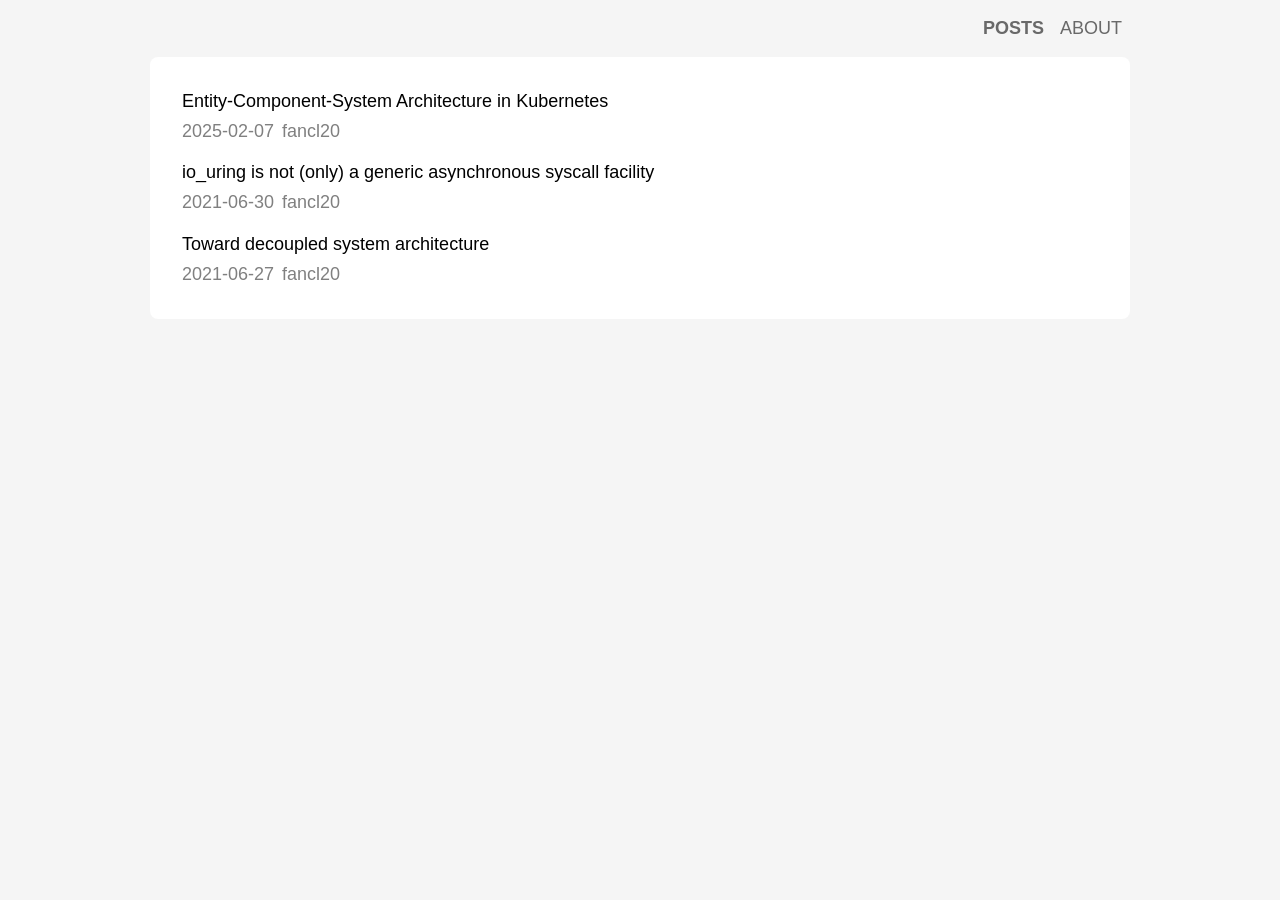
<file: contents/00-posts.html>
<!DOCTYPE html>
<html>

<head>
    <meta charset="utf-8">
    <meta http-equiv="X-UA-Compatible" content="IE=edge">
    <meta name="viewport" content="width=device-width,initial-scale=1">
    <title>ThanksForAllTheFish</title>
    <link rel="stylesheet" href="/assets/styles/katex/katex.min.css">
    <link rel="stylesheet" href="/assets/styles/hljs/github.css">
    <link rel="stylesheet" href="/assets/styles/page.css">
</head>

<body>
    <div id="main">
        <div id="navigator"><ul><li><a href="/contents/00-posts.html" class="navigator-link-active">posts</a></li><li><a href="/contents/01-about.html">about</a></li></ul></div>
        <div id="content-wrapper">
            <div id="content"><ul id="pages-index"><li><div id="pages-index-title"><a href="/contents/00-posts/2025-02-07-ecs-and-k8s.html">Entity-Component-System Architecture in Kubernetes</a></div><div id="pages-index-date">2025-02-07</div><div id="pages-index-authors">fancl20</div></li><li><div id="pages-index-title"><a href="/contents/00-posts/2021-06-30-io_uring-is-not-only-a-generic-asynchronous-syscall-facility.html">io_uring is not (only) a generic asynchronous syscall facility</a></div><div id="pages-index-date">2021-06-30</div><div id="pages-index-authors">fancl20</div></li><li><div id="pages-index-title"><a href="/contents/00-posts/2021-06-27-toward-decoupled-system-architecture.html">Toward decoupled system architecture</a></div><div id="pages-index-date">2021-06-27</div><div id="pages-index-authors">fancl20</div></li></ul></div>
        </div>
    </div>
</body>

</html>
</file>
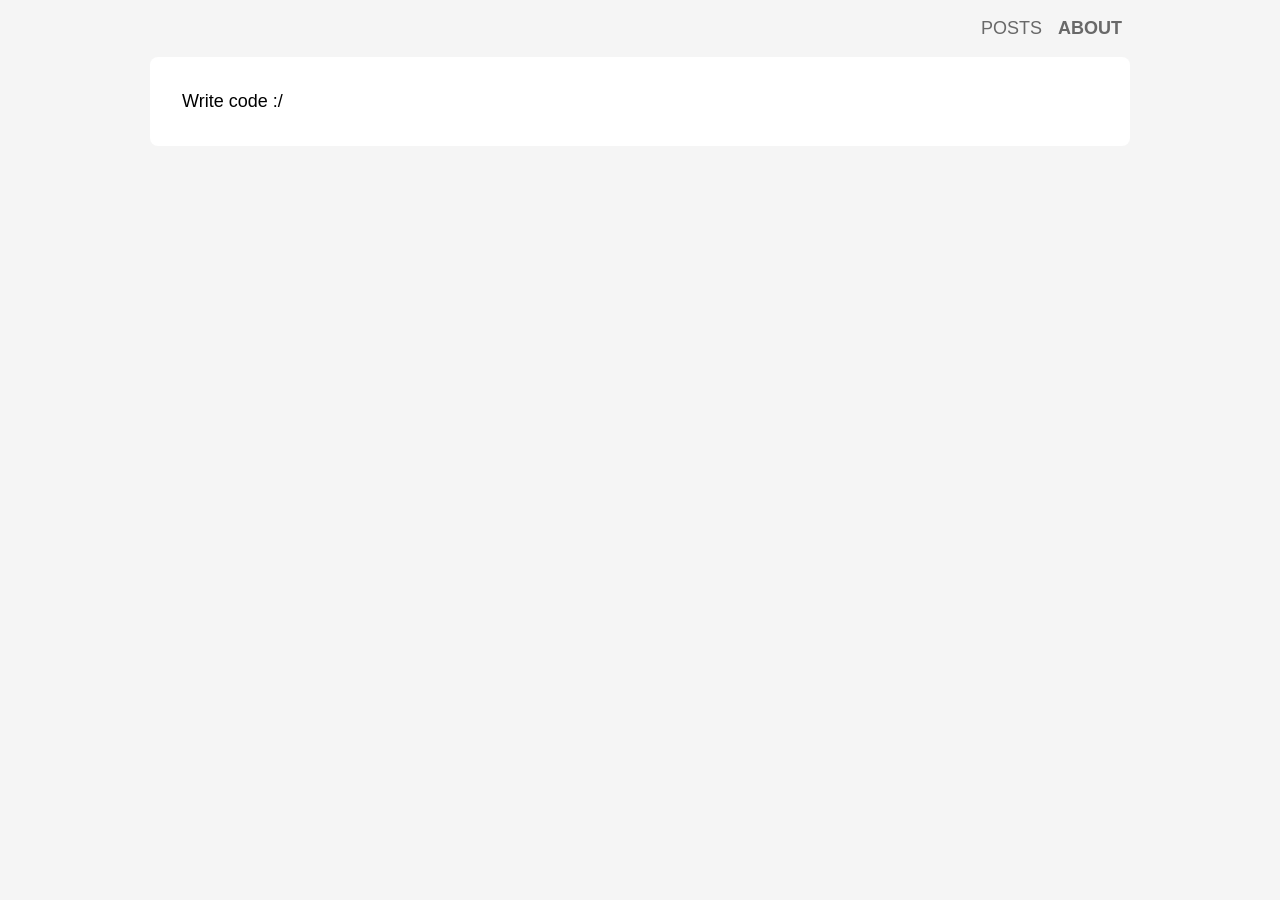
<file: contents/01-about.html>
<!DOCTYPE html>
<html>

<head>
    <meta charset="utf-8">
    <meta http-equiv="X-UA-Compatible" content="IE=edge">
    <meta name="viewport" content="width=device-width,initial-scale=1">
    <title>ThanksForAllTheFish</title>
    <link rel="stylesheet" href="/assets/styles/katex/katex.min.css">
    <link rel="stylesheet" href="/assets/styles/hljs/github.css">
    <link rel="stylesheet" href="/assets/styles/page.css">
</head>

<body>
    <div id="main">
        <div id="navigator"><ul><li><a href="/contents/00-posts.html">posts</a></li><li><a href="/contents/01-about.html" class="navigator-link-active">about</a></li></ul></div>
        <div id="content-wrapper">
            <div id="content"><p>Write code :/</p>
</div>
        </div>
    </div>
</body>

</html>
</file>
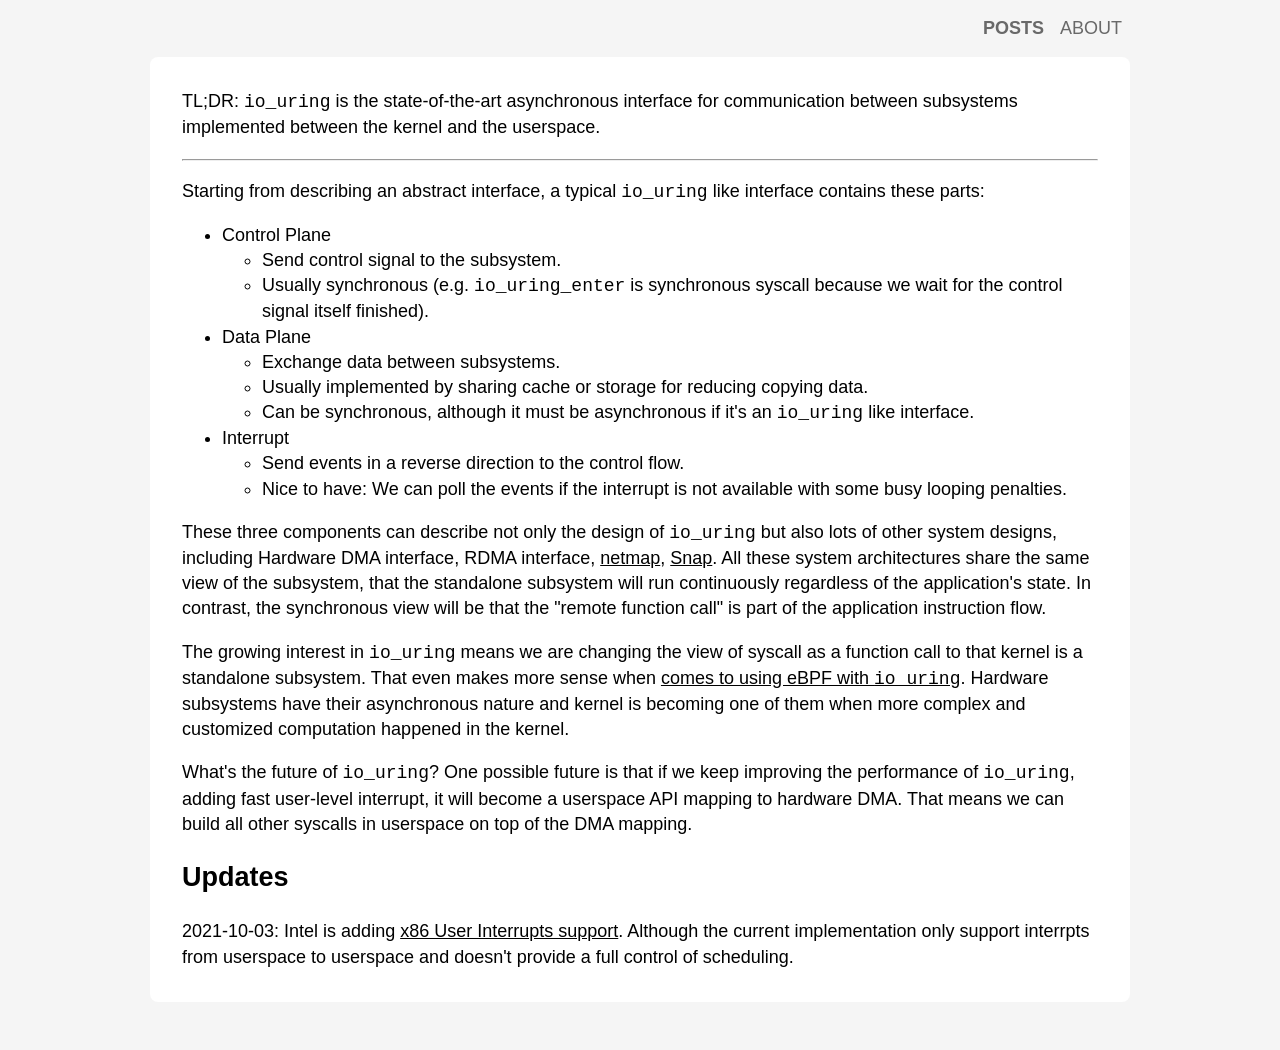
<file: contents/00-posts/2021-06-30-io_uring-is-not-only-a-generic-asynchronous-syscall-facility.html>
<!DOCTYPE html>
<html>

<head>
    <meta charset="utf-8">
    <meta http-equiv="X-UA-Compatible" content="IE=edge">
    <meta name="viewport" content="width=device-width,initial-scale=1">
    <title>ThanksForAllTheFish</title>
    <link rel="stylesheet" href="/assets/styles/katex/katex.min.css">
    <link rel="stylesheet" href="/assets/styles/hljs/github.css">
    <link rel="stylesheet" href="/assets/styles/page.css">
</head>

<body>
    <div id="main">
        <div id="navigator"><ul><li><a href="/contents/00-posts.html" class="navigator-link-active">posts</a></li><li><a href="/contents/01-about.html">about</a></li></ul></div>
        <div id="content-wrapper">
            <div id="content"><p>TL;DR: <code>io_uring</code> is the state-of-the-art asynchronous interface for communication between subsystems implemented between the kernel and the userspace.</p>
<hr>
<p>Starting from describing an abstract interface, a typical <code>io_uring</code> like interface contains these parts:</p>
<ul>
<li>Control Plane<ul>
<li>Send control signal to the subsystem.</li>
<li>Usually synchronous (e.g. <code>io_uring_enter</code> is synchronous syscall because we wait for the control signal itself finished).</li>
</ul>
</li>
<li>Data Plane<ul>
<li>Exchange data between subsystems.</li>
<li>Usually implemented by sharing cache or storage for reducing copying data.</li>
<li>Can be synchronous, although it must be asynchronous if it&#39;s an <code>io_uring</code> like interface.</li>
</ul>
</li>
<li>Interrupt<ul>
<li>Send events in a reverse direction to the control flow.</li>
<li>Nice to have: We can poll the events if the interrupt is not available with some busy looping penalties.</li>
</ul>
</li>
</ul>
<p>These three components can describe not only the design of <code>io_uring</code> but also lots of other system designs, including Hardware DMA interface, RDMA interface, <a href="https://dl.acm.org/doi/10.5555/2342821.2342830">netmap</a>, <a href="https://doi.org/10.1145/3341301.3359657">Snap</a>. All these system architectures share the same view of the subsystem, that the standalone subsystem will run continuously regardless of the application&#39;s state. In contrast, the synchronous view will be that the &quot;remote function call&quot; is part of the application instruction flow.</p>
<p>The growing interest in <code>io_uring</code> means we are changing the view of syscall as a function call to that kernel is a standalone subsystem. That even makes more sense when <a href="https://lwn.net/Articles/847951/">comes to using eBPF with <code>io_uring</code></a>. Hardware subsystems have their asynchronous nature and kernel is becoming one of them when more complex and customized computation happened in the kernel.</p>
<p>What&#39;s the future of <code>io_uring</code>? One possible future is that if we keep improving the performance of <code>io_uring</code>, adding fast user-level interrupt, it will become a userspace API mapping to hardware DMA. That means we can build all other syscalls in userspace on top of the DMA mapping.</p>
<h2>Updates</h2>
<p>2021-10-03: Intel is adding <a href="https://lwn.net/ml/linux-kernel/20210913200132.3396598-1-sohil.mehta@intel.com/">x86 User Interrupts support</a>. Although the current implementation only support interrpts from userspace to userspace and doesn&#39;t provide a full control of scheduling.</p>
</div>
        </div>
    </div>
</body>

</html>
</file>
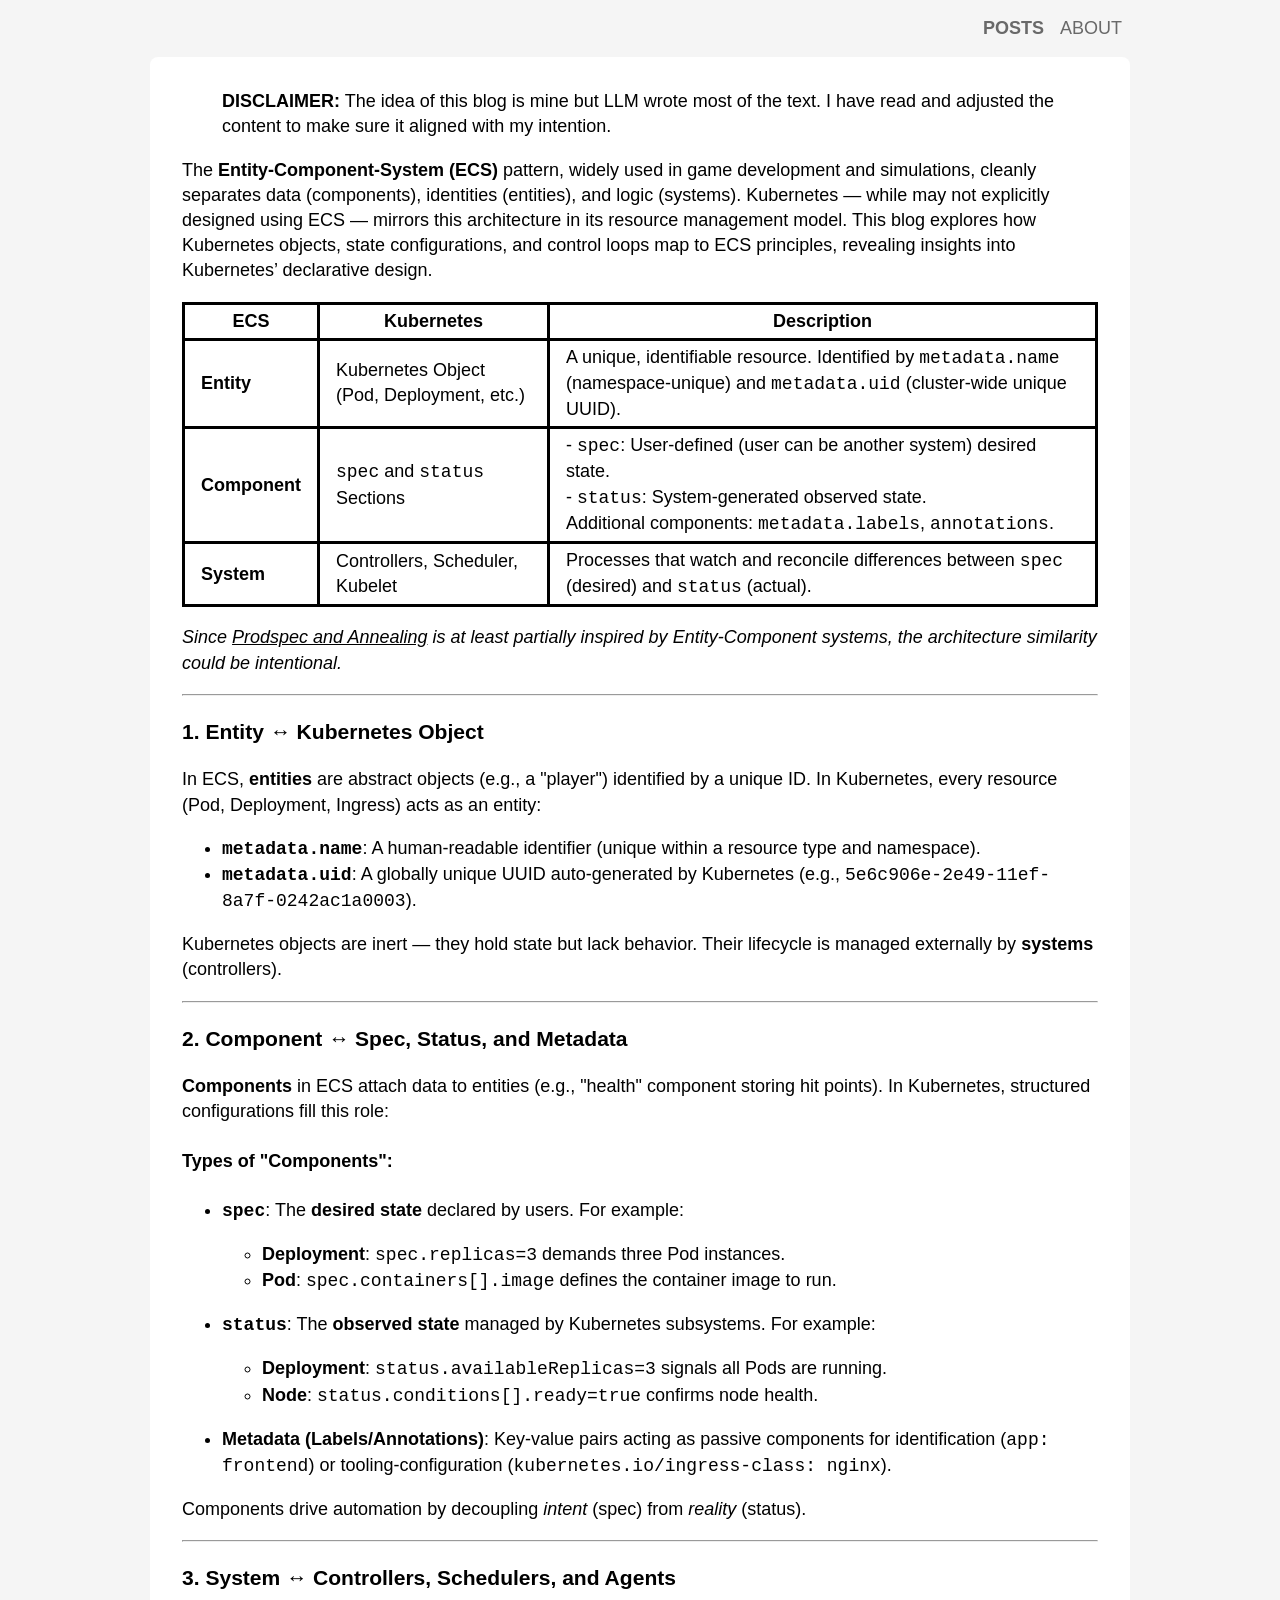
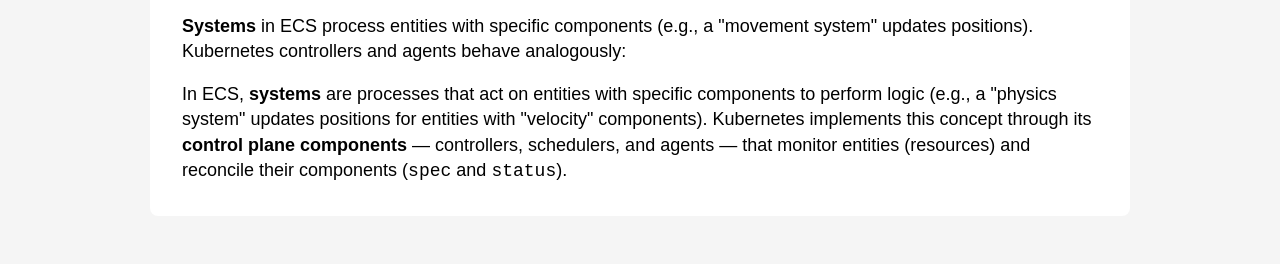
<file: contents/00-posts/2025-02-07-ecs-and-k8s.html>
<!DOCTYPE html>
<html>

<head>
    <meta charset="utf-8">
    <meta http-equiv="X-UA-Compatible" content="IE=edge">
    <meta name="viewport" content="width=device-width,initial-scale=1">
    <title>ThanksForAllTheFish</title>
    <link rel="stylesheet" href="/assets/styles/katex/katex.min.css">
    <link rel="stylesheet" href="/assets/styles/hljs/github.css">
    <link rel="stylesheet" href="/assets/styles/page.css">
</head>

<body>
    <div id="main">
        <div id="navigator"><ul><li><a href="/contents/00-posts.html" class="navigator-link-active">posts</a></li><li><a href="/contents/01-about.html">about</a></li></ul></div>
        <div id="content-wrapper">
            <div id="content"><blockquote>
<p><strong>DISCLAIMER:</strong> The idea of this blog is mine but LLM wrote most of the text. I have read and adjusted the content to make sure it aligned with my intention.</p>
</blockquote>
<p>The <strong>Entity-Component-System (ECS)</strong> pattern, widely used in game development and simulations, cleanly separates data (components), identities (entities), and logic (systems). Kubernetes — while may not explicitly designed using ECS — mirrors this architecture in its resource management model. This blog explores how Kubernetes objects, state configurations, and control loops map to ECS principles, revealing insights into Kubernetes’ declarative design.</p>
<table>
<thead>
<tr>
<th><strong>ECS</strong></th>
<th><strong>Kubernetes</strong></th>
<th><strong>Description</strong></th>
</tr>
</thead>
<tbody><tr>
<td><strong>Entity</strong></td>
<td>Kubernetes Object (Pod, Deployment, etc.)</td>
<td>A unique, identifiable resource. Identified by <code>metadata.name</code> (namespace-unique) and <code>metadata.uid</code> (cluster-wide unique UUID).</td>
</tr>
<tr>
<td><strong>Component</strong></td>
<td><code>spec</code> and <code>status</code> Sections</td>
<td>- <code>spec</code>: User-defined (user can be another system) desired state. <br> - <code>status</code>: System-generated observed state. <br> Additional components: <code>metadata.labels</code>, <code>annotations</code>.</td>
</tr>
<tr>
<td><strong>System</strong></td>
<td>Controllers, Scheduler, Kubelet</td>
<td>Processes that watch and reconcile differences between <code>spec</code> (desired) and <code>status</code> (actual).</td>
</tr>
</tbody></table>
<p><em>Since <a href="https://www.usenix.org/publications/loginonline/prodspec-and-annealing-intent-based-actuation-google-production">Prodspec and Annealing</a> is at least partially inspired by Entity-Component systems, the architecture similarity could be intentional.</em></p>
<hr>
<h3>1. Entity ↔ Kubernetes Object</h3>
<p>In ECS, <strong>entities</strong> are abstract objects (e.g., a &quot;player&quot;) identified by a unique ID. In Kubernetes, every resource (Pod, Deployment, Ingress) acts as an entity:</p>
<ul>
<li><strong><code>metadata.name</code></strong>: A human-readable identifier (unique within a resource type and namespace).</li>
<li><strong><code>metadata.uid</code></strong>: A globally unique UUID auto-generated by Kubernetes (e.g., <code>5e6c906e-2e49-11ef-8a7f-0242ac1a0003</code>).</li>
</ul>
<p>Kubernetes objects are inert — they hold state but lack behavior. Their lifecycle is managed externally by <strong>systems</strong> (controllers).</p>
<hr>
<h3>2. Component ↔ Spec, Status, and Metadata</h3>
<p><strong>Components</strong> in ECS attach data to entities (e.g., &quot;health&quot; component storing hit points). In Kubernetes, structured configurations fill this role:</p>
<h4>Types of &quot;Components&quot;:</h4>
<ul>
<li><p><strong><code>spec</code></strong>:
The <strong>desired state</strong> declared by users. For example:</p>
<ul>
<li><strong>Deployment</strong>: <code>spec.replicas=3</code> demands three Pod instances.</li>
<li><strong>Pod</strong>: <code>spec.containers[].image</code> defines the container image to run.</li>
</ul>
</li>
<li><p><strong><code>status</code></strong>:
The <strong>observed state</strong> managed by Kubernetes subsystems. For example:</p>
<ul>
<li><strong>Deployment</strong>: <code>status.availableReplicas=3</code> signals all Pods are running.</li>
<li><strong>Node</strong>: <code>status.conditions[].ready=true</code> confirms node health.</li>
</ul>
</li>
<li><p><strong>Metadata (Labels/Annotations)</strong>:
Key-value pairs acting as passive components for identification (<code>app: frontend</code>) or tooling-configuration (<code>kubernetes.io/ingress-class: nginx</code>).</p>
</li>
</ul>
<p>Components drive automation by decoupling <em>intent</em> (spec) from <em>reality</em> (status).</p>
<hr>
<h3>3. System ↔ Controllers, Schedulers, and Agents</h3>
<p><strong>Systems</strong> in ECS process entities with specific components (e.g., a &quot;movement system&quot; updates positions). Kubernetes controllers and agents behave analogously:</p>
<p>In ECS, <strong>systems</strong> are processes that act on entities with specific components to perform logic (e.g., a &quot;physics system&quot; updates positions for entities with &quot;velocity&quot; components). Kubernetes implements this concept through its <strong>control plane components</strong> — controllers, schedulers, and agents — that monitor entities (resources) and reconcile their components (<code>spec</code> and <code>status</code>).</p>
</div>
        </div>
    </div>
</body>

</html>
</file>
<file: assets/styles/hljs/github.css>
pre code.hljs {
  display: block;
  overflow-x: auto;
  padding: 1em
}
code.hljs {
  padding: 3px 5px
}
/*!
  Theme: GitHub
  Description: Light theme as seen on github.com
  Author: github.com
  Maintainer: @Hirse
  Updated: 2021-05-15

  Outdated base version: https://github.com/primer/github-syntax-light
  Current colors taken from GitHub's CSS
*/
.hljs {
  color: #24292e;
  background: #ffffff
}
.hljs-doctag,
.hljs-keyword,
.hljs-meta .hljs-keyword,
.hljs-template-tag,
.hljs-template-variable,
.hljs-type,
.hljs-variable.language_ {
  /* prettylights-syntax-keyword */
  color: #d73a49
}
.hljs-title,
.hljs-title.class_,
.hljs-title.class_.inherited__,
.hljs-title.function_ {
  /* prettylights-syntax-entity */
  color: #6f42c1
}
.hljs-attr,
.hljs-attribute,
.hljs-literal,
.hljs-meta,
.hljs-number,
.hljs-operator,
.hljs-variable,
.hljs-selector-attr,
.hljs-selector-class,
.hljs-selector-id {
  /* prettylights-syntax-constant */
  color: #005cc5
}
.hljs-regexp,
.hljs-string,
.hljs-meta .hljs-string {
  /* prettylights-syntax-string */
  color: #032f62
}
.hljs-built_in,
.hljs-symbol {
  /* prettylights-syntax-variable */
  color: #e36209
}
.hljs-comment,
.hljs-code,
.hljs-formula {
  /* prettylights-syntax-comment */
  color: #6a737d
}
.hljs-name,
.hljs-quote,
.hljs-selector-tag,
.hljs-selector-pseudo {
  /* prettylights-syntax-entity-tag */
  color: #22863a
}
.hljs-subst {
  /* prettylights-syntax-storage-modifier-import */
  color: #24292e
}
.hljs-section {
  /* prettylights-syntax-markup-heading */
  color: #005cc5;
  font-weight: bold
}
.hljs-bullet {
  /* prettylights-syntax-markup-list */
  color: #735c0f
}
.hljs-emphasis {
  /* prettylights-syntax-markup-italic */
  color: #24292e;
  font-style: italic
}
.hljs-strong {
  /* prettylights-syntax-markup-bold */
  color: #24292e;
  font-weight: bold
}
.hljs-addition {
  /* prettylights-syntax-markup-inserted */
  color: #22863a;
  background-color: #f0fff4
}
.hljs-deletion {
  /* prettylights-syntax-markup-deleted */
  color: #b31d28;
  background-color: #ffeef0
}
.hljs-char.escape_,
.hljs-link,
.hljs-params,
.hljs-property,
.hljs-punctuation,
.hljs-tag {
  /* purposely ignored */
  
}
</file>
<file: assets/styles/page.css>
html {
  height: 100%;
}

body {
  height: 100%;
  max-width: 980px;
  margin: auto;
  background-color: whitesmoke;
}

#main {
  font-family: "Avenir", Helvetica, Arial, sans-serif;
  font-size: 18px;
  line-height: 1.4;
  word-wrap: break-word;

  min-height: 100%;
  display: flex;
  flex-direction: column;
}

#navigator ul {
  margin-top: 1rem;
  margin-bottom: 1rem;
  text-align: right;
  list-style: none;
}

#navigator li {
  display: inline-block;
}

#navigator a {
  margin: 0.5rem;
  text-transform: uppercase;
  text-decoration: none;
  color: dimgray;
  font-weight: 500;
}

#navigator a.navigator-link-active {
  font-weight: 900;
}

#content-wrapper {
  background-color: white;
  overflow: hidden;
}

@media (min-width: 980px) {
  #content-wrapper {
    border-radius: 0.5rem;
    margin-bottom: 3rem;
  }
}

@media (max-width: 980px) {
  #content-wrapper {
    flex-grow: 1;
    order: -1;
  }

  #content table {
    display: block;
  }
}

#content {
  margin: 2rem;
}

#content a {
  color: black;
}

#content img {
  display: block;
  margin-left: auto;
  margin-right: auto;
  max-width: 100%;
  min-width: 60%;
}

#content table {
  border-collapse: collapse;
  overflow-x: scroll;
}

#content table th,
#content table td {
  border: solid black;
  padding-top: 0.25rem;
  padding-bottom: 0.25rem;
  padding-left: 1rem;
  padding-right: 1rem;
}

#pages-index {
  padding: 0rem;
  list-style: none;
}

#pages-index li {
  margin-top: 1rem;
  margin-bottom: 1rem;
}

#pages-index-title a {
  text-decoration: none;
}

#pages-index-date {
  display: inline-block;
  margin-block-start: 0.3rem;
  margin-inline-end: 0.5rem;
  color: grey;
}

#pages-index-authors {
  display: inline-block;
  color: grey;
}

pre {
  overflow-x: auto;
}

span.katex-display {
  overflow-x: auto;
  overflow-y: hidden;
}
</file>
